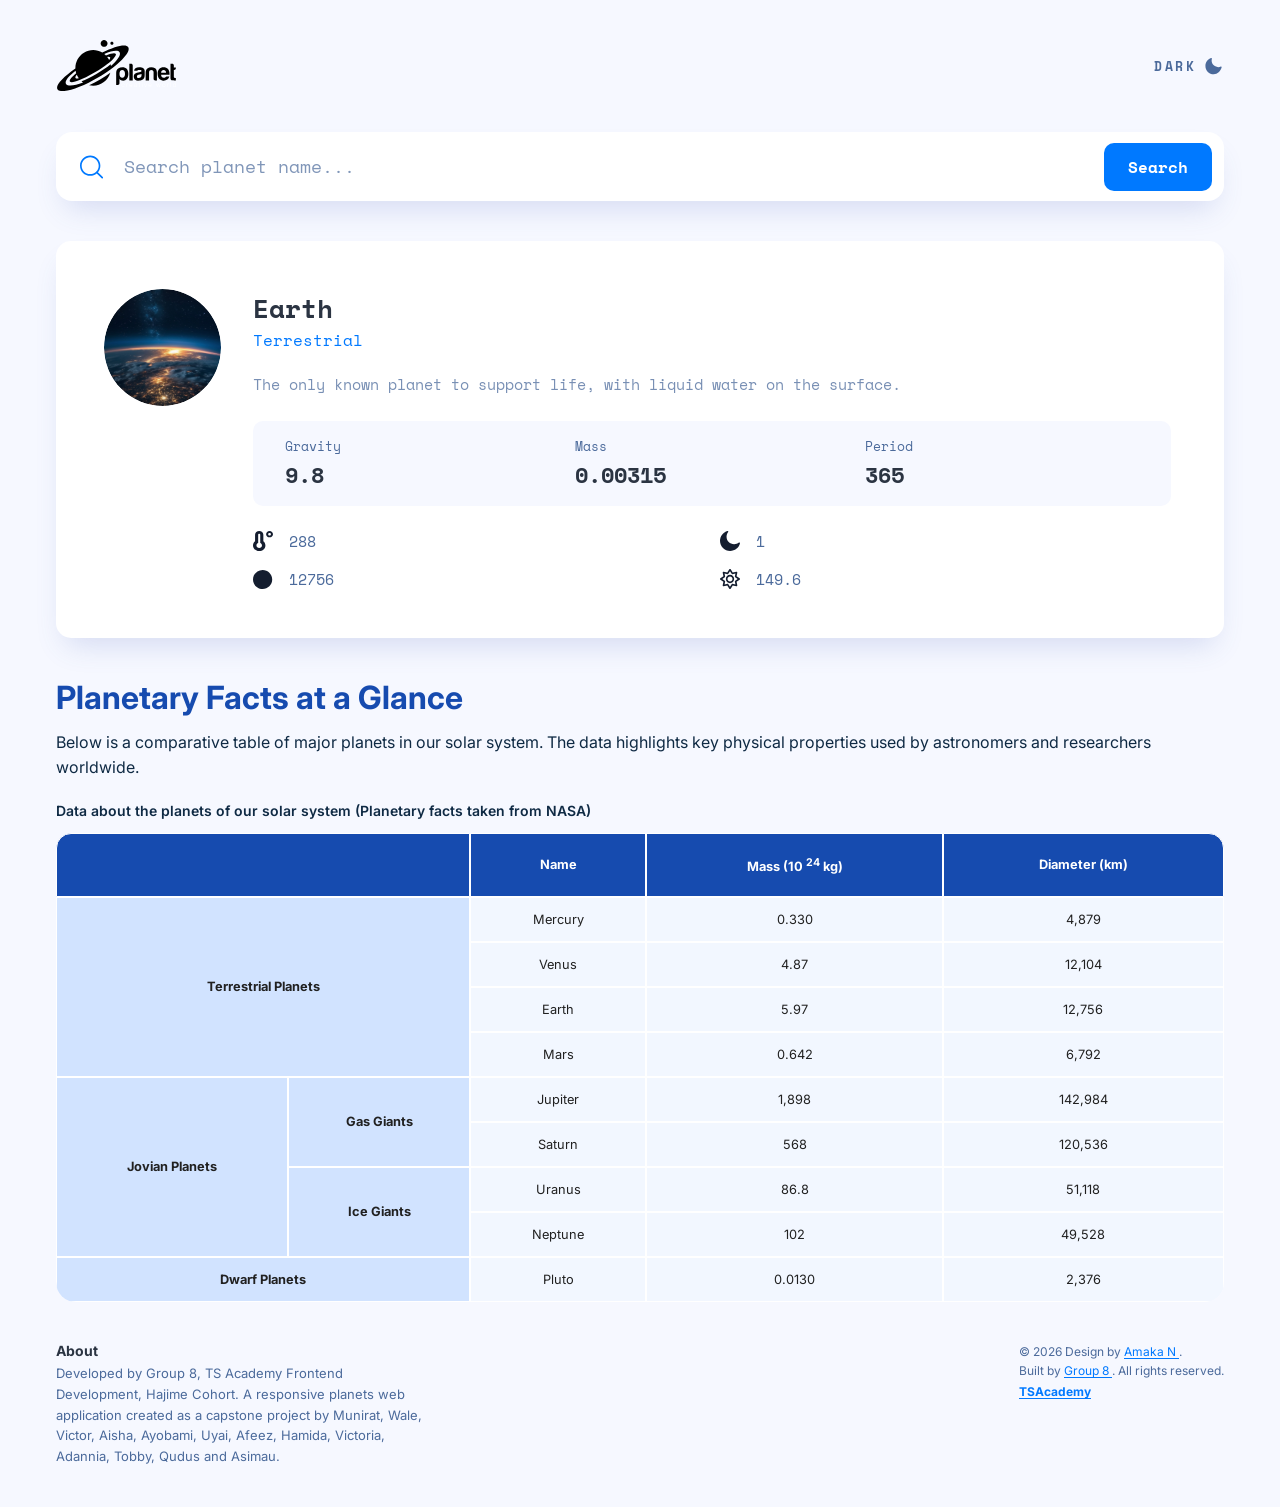
<file: index.html>
<!doctype html>
<html lang="en">
  <head>
    <meta charset="UTF-8" />
    <meta name="viewport" content="width=device-width, initial-scale=1.0" />
    <title>Group 8 Capstone - Planet Facts</title>

    <link rel="icon" type="image/svg+xml" href="images/logo_black.svg" />
    <link rel="preload" as="image" href="images/logo_black.svg" />
    <link rel="preload" as="image" href="images/logo_white.svg" />

    <link rel="preconnect" href="https://fonts.googleapis.com" />
    <link rel="preconnect" href="https://fonts.gstatic.com" crossorigin />
    <link
      href="https://fonts.googleapis.com/css2?family=Inter:wght@400;500;600;700&family=Space+Mono:wght@400;700&display=swap"
      rel="stylesheet"
    />

    <link rel="stylesheet" href="css/variables.css" />
    <link rel="stylesheet" href="css/header.css" />
    <link rel="stylesheet" href="css/search.css" />
    <link rel="stylesheet" href="css/card.css" />
    <link rel="stylesheet" href="css/table.css" />
    <link rel="stylesheet" href="css/footer.css" />
    <link rel="stylesheet" href="css/container.css" />
  </head>

  <body>
    <div class="container">
      <!-- HEADER (Victor, Aisha) -->
      <header class="page-layout">
        <nav class="navbar">
          <img src="images/logo_black.svg" alt="planet logo" />
          <button type="button" class="theme-btn">
            <span class="theme-btn-text">DARK</span>
            <svg aria-hidden="true" class="sun-icon" viewBox="0 0 24 24">
              <path
                fill="currentColor"
                d="M6.76 4.84l-1.8-1.79-1.41 1.41 1.79 1.79 1.42-1.41zM4 10.5H1v2h3v-2zm9-9.95h-2V3.5h2V.55zm7.45 3.91l-1.41-1.41-1.79 1.79 1.41 1.41 1.79-1.79zm-3.21 13.7l1.79 1.8 1.41-1.41-1.8-1.79-1.4 1.4zM20 10.5v2h3v-2h-3zm-8-5c-3.31 0-6 2.69-6 6s2.69 6 6 6 6-2.69 6-6-2.69-6-6-6zm-1 16.95h2V19.5h-2v2.95zm-7.45-3.91l1.41 1.41 1.79-1.8-1.41-1.41-1.79 1.8z"
              />
            </svg>
            <svg aria-hidden="true" class="moon-icon" viewBox="0 0 24 24">
              <path
                fill="currentColor"
                d="M12.3 22c5.523 0 10-4.477 10-10 0-4.394-2.834-8.127-6.78-9.458a.75.75 0 0 0-.937.892c.62 2.378.136 4.962-1.372 6.883-1.508 1.921-3.864 3.033-6.326 3.033-1.077 0-2.126-.217-3.111-.645a.75.75 0 0 0-.962.887C4.167 18.275 7.854 22 12.3 22z"
              />
            </svg>
          </button>
        </nav>
      </header>
      <!-- END HEADER -->
      <main>
        <!-- SEARCH (Ayobami) -->
        <form class="search" role="search">
          <div class="search-input">
            <img
              src="images/SearchIcon.svg"
              class="search-icon"
              alt=""
              aria-hidden="true"
            />
            <input
              class="search-field"
              type="search"
              name="planet"
              placeholder="Search planet name..."
              aria-label="Search planet name"
            />
            <span class="search-error" role="alert" hidden>No results </span>
          </div>

          <button class="search-button" type="submit">Search</button>
        </form>
        <!-- END SEARCH -->

        <!-- CARD (Uyai, Afeez) -->
        <section
          class="card"
          id="card"
          aria-label="Planet information"
          aria-live="polite"
        >
          <div class="card-content">
            <div class="card-image-container">
              <img
                class="card-image"
                id="card-image"
                src="images/ProfilePicture.svg"
                alt="Planet Earth"
              />
            </div>

            <div class="card-details">
              <h2 class="card-name" id="card-name">Earth</h2>

              <p class="card-type" id="card-type">Terrestrial</p>

              <p class="card-description" id="card-description">
                The only known planet to support life, with liquid water on the
                surface.
              </p>

              <div
                class="card-stats"
                role="group"
                aria-label="Planet statistics"
              >
                <div class="card-stat">
                  <span class="card-stat-label">Gravity</span>
                  <span class="card-stat-value" id="card-gravity">9.8</span>
                </div>

                <div class="card-stat">
                  <span class="card-stat-label">Mass</span>
                  <span class="card-stat-value" id="card-mass">0.00315</span>
                </div>

                <div class="card-stat">
                  <span class="card-stat-label">Period</span>
                  <span class="card-stat-value" id="card-period">365</span>
                </div>
              </div>

              <div
                class="card-icon-stats"
                role="group"
                aria-label="More planet facts"
              >
                <div class="card-icon-stat">
                  <img
                    src="images/TemperatureIcon.svg"
                    alt="Temperature"
                    class="card-icon"
                  />
                  <span class="card-icon-value" id="card-temperature">
                    288
                  </span>
                </div>

                <div class="card-icon-stat">
                  <img
                    src="images/Halfmoon.svg"
                    alt="Moons"
                    class="card-icon"
                  />
                  <span class="card-icon-value" id="card-moons"> 1 </span>
                </div>

                <div class="card-icon-stat">
                  <img
                    src="images/Diameter.svg"
                    alt="Diameter"
                    class="card-icon"
                  />
                  <span class="card-icon-value" id="card-diameter">
                    12756
                  </span>
                </div>

                <div class="card-icon-stat">
                  <img
                    src="images/CompanyIcon.svg"
                    alt="Distance from the sun"
                    class="card-icon"
                  />
                  <span class="card-icon-value" id="card-distance">
                    149.6
                  </span>
                </div>
              </div>
            </div>
          </div>
        </section>

        <p class="card-loading" id="card-loading" role="status" hidden>
          Loading...
        </p>

        <div class="card-empty" id="card-empty" hidden>
          <h2 class="card-empty-title">No results found!</h2>
          <p class="card-empty-text">
            We couldn't find any planets matching your search. Please
            double-check the name and try again.
          </p>
        </div>
        <!-- END CARD -->

        <!-- TABLE (Hamida, Victoria) -->
        <section class="table-section">
          <h1>Planetary Facts at a Glance</h1>
          <p>
            Below is a comparative table of major planets in our solar system.
            The data highlights key physical properties used by astronomers and
            researchers worldwide.
          </p>
          <div class="table-container">
            <table class="planet-table">
              <caption class="table-caption">
                <span class="first-part"
                  >Data about the planets of our solar system</span
                >
                <span class="second-part">
                  (Planetary facts taken from NASA)</span
                >
              </caption>

              <thead>
                <tr>
                  <th scope="col" class="first-head" colspan="2"></th>
                  <th scope="col">Name</th>
                  <th scope="col" class="mass">Mass (10 <sup>24</sup> kg)</th>
                  <th scope="col" class="last-head">Diameter (km)</th>
                </tr>
              </thead>

              <tbody>
                <tr>
                  <td class="category-cell" rowspan="4" colspan="2">
                    Terrestrial Planets
                  </td>
                  <td>Mercury</td>
                  <td class="mass">0.330</td>
                  <td>4,879</td>
                </tr>

                <tr>
                  <td>Venus</td>
                  <td class="mass">4.87</td>
                  <td>12,104</td>
                </tr>
                <tr>
                  <td>Earth</td>
                  <td class="mass">5.97</td>
                  <td>12,756</td>
                </tr>
                <tr>
                  <td>Mars</td>
                  <td class="mass">0.642</td>
                  <td>6,792</td>
                </tr>
                <tr>
                  <td class="category-cell" rowspan="4">Jovian Planets</td>
                  <td class="category-cell" rowspan="2">Gas Giants</td>
                  <td>Jupiter</td>
                  <td class="mass">1,898</td>
                  <td>142,984</td>
                </tr>
                <tr>
                  <td>Saturn</td>
                  <td class="mass">568</td>
                  <td>120,536</td>
                </tr>
                <tr>
                  <td class="category-cell" rowspan="2">Ice Giants</td>
                  <td>Uranus</td>
                  <td class="mass">86.8</td>
                  <td>51,118</td>
                </tr>
                <tr>
                  <td>Neptune</td>
                  <td class="mass">102</td>
                  <td>49,528</td>
                </tr>
                <tr>
                  <td class="category-cell" colspan="2">Dwarf Planets</td>
                  <td>Pluto</td>
                  <td class="mass">0.0130</td>
                  <td>2,376</td>
                </tr>
              </tbody>
            </table>
          </div>
        </section>
        <!-- END TABLE -->
      </main>

      <!-- FOOTER (Adannia, Teddy) -->
      <footer class="footer">
        <div class="footer-about">
          <h2 class="footer-about-title">About</h2>
          <p class="footer-about-text">
            Developed by Group 8, TS Academy Frontend Development, Hajime
            Cohort. A responsive planets web application created as a capstone
            project by Munirat, Wale, Victor, Aisha, Ayobami, Uyai, Afeez,
            Hamida, Victoria, Adannia, Tobby, Qudus and Asimau.
          </p>
        </div>

        <div class="footer-credits">
          <p class="footer-credits-text">
            &copy; 2026 Design by
            <a
              class="footer-link"
              href="https://amakandukwu.com"
              target="_blank"
              rel="noopener"
              >Amaka N </a
            >.
            <br />
            Built by
            <a
              class="footer-link"
              href="https://github.com/muni-standing/group-8-frontend-capstone-hajime-cohort"
              target="_blank"
              rel="noopener"
              >Group 8 </a
            >. All rights reserved.
          </p>
          <a
            class="footer-link footer-tsacademy"
            href="https://tsacademyonline.com/"
            target="_blank"
            rel="noopener"
            >TSAcademy</a
          >
        </div>
      </footer>
      <!-- END FOOTER -->
    </div>
    <script src="js/theme.js"></script>
    <script src="js/api.js"></script>
  </body>
</html>
</file>
<file: css/variables.css>
:root {
  /* Backgrounds */
  --color-bg: #f6f8ff;
  --color-surface: #ffffff;

  /* Buttons, links, planet type label */
  --color-accent: #0079ff;
  --color-accent-hover: #60abff;

  /* Section headings, e.g. "Planetary Facts at a Glance" */
  --color-heading: #164baf;

  /* Section subtitle paragraph (under the main heading) */
  --color-section-subtitle: #0f2a44;

  /* Small caption line, e.g. "Data about the planets..." */
  --color-caption: #0f2a44;

  /* Planet name, stat values (9.8, 365, etc.) */
  --color-text-primary: #2b3442;

  /* Stat labels (Gravity/Mass/Period), description, footer text, icon numbers */
  --color-text-secondary: #4b6a9b;

  /* Table body numbers (0.330, 4878) */
  --color-table-text: #212121;

  /* Table header row background + text */
  --color-table-header-bg: #164baf;
  --color-table-header-text: #ffffff;

  /* Table group-label cells (Terrestrial Planets, etc.) */
  --color-table-group-bg: #d1e3ff;

  /* Table data row background */
  --color-table-row-bg: #f2f7ff;

  /* Error / "No results" */
  --color-error: #f74646;
  --color-error-text: #697c9a;

  /* Fonts */
  --font-mono: "Space Mono", monospace;
  --font-main: "Inter", sans-serif;

  /* Shape */
  --radius-card: 15px;
  --radius-search-bar: 16px;
  --radius-button: 10px;
  --shadow-card: 0px 16px 30px -10px rgba(70, 96, 187, 0.2);

  /* Sizes */
  --size-profile-image: 117px;

  /* Page layout — shared by every section, don't duplicate this locally */
  --size-page-max-width: 1200px;
  --size-page-padding: 24px;

  /* Spacing scale — use instead of hardcoded px margins */
  --size-spacing-1: 8px;
  --size-spacing-2: 16px;
  --size-spacing-3: 24px;
  --size-spacing-4: 32px;
}

body.dark-mode {
  --color-bg: #141d2f;
  --color-surface: #1e2a47;
  --color-heading: #d1e3ff;
  --color-section-subtitle: #90a4d4;
  --color-caption: #d1e3ff;
  --color-text-primary: #d1e3ff;
  --color-text-secondary: #d1e3ff;
  --color-table-header-bg: var(--color-bg);
  --color-table-group-bg: #90a4d4;
}

/* =========================================
   SHARED BASE STYLES
   ========================================= */

/* Make sizing predictable across the app */
*,
*::before,
*::after {
  box-sizing: border-box;
}

/* Apply our shared design tokens to the page */
body {
  margin: 0;
  background: var(--color-bg);
  color: var(--color-text-primary);
  font-family: var(--font-main);
}

/* Keep images responsive */
img {
  max-width: 100%;
  height: auto;
  display: block;
}

/* Ensure hidden elements remain hidden */
[hidden] {
  display: none !important;
}
</file>
<file: css/header.css>
body {
  background-color: var(--color-bg);
}
.page-layout {
  width: 100%; 
  margin-inline: auto;
  box-sizing: border-box;
  max-width: var(--size-page-max-width);
}

.navbar {
  display: flex;
  justify-content: space-between;
  align-items: center;
  height: 52.08px;
  width: 100%;
}

.navbar img {
  width: 121px;
  height: 52.08px;
}

.theme-btn {
  background: none;
  border: none;
  cursor: pointer;
  color: var(--color-text-secondary);
  font-family: var(--font-mono);
  font-size: 13px;
  font-weight: 700;
  letter-spacing: 2.5px;
  line-height: 140%;
  display: flex;
  align-items: center;
  gap: 8px;
  padding: 0;  /* removes the browser's default button padding */
}

/* ========== Focus (matches the search bar ring) ========== */
.theme-btn:focus-visible {
  outline: 0;
  border-radius: 4px;
  box-shadow:
    0 0 0 3px var(--color-bg),
    0 0 0 5px var(--color-accent);
}

.sun-icon {
  width: 20px;
  height: 20px;
  fill: currentColor;
  display: none;
}

.moon-icon {
  width: 20px;
  height: 20px;
  fill: currentColor;
  transform: scaleX(-1); /* Flips direction */
}

/* Light mode shows the moon (switch to dark), dark mode shows the sun (switch to light) */
body.dark-mode .sun-icon {
  display: block;
}

body.dark-mode .moon-icon {
  display: none;
}

/* HEADER styles — Victor, Aisha
   Use the shared colours and fonts from variables.css. Example:
     background-color: var(--color-bg);
     color: var(--color-text-primary);
     font-family: var(--font-main);
   Do NOT hardcode hex codes here — if a colour's missing, ask Munirat.

   Reminder: the dark/light toggle itself (swapping body.dark-mode and
   swapping the logo image) is handled in js/theme.js by Aisha — this
   file is just the visual styling of the header and toggle button.
*/
</file>
<file: css/search.css>
/* SEARCH BAR styles — Ayobami
   Use the shared colours and fonts from variables.css. Example:
     background-color: var(--color-surface);
     border-radius: var(--radius-search-bar);
     color: var(--color-text-primary);
   Do NOT hardcode hex codes here — if a colour's missing, ask Munirat.

   Don't forget to style:
   - :hover on the Search button (--color-accent-hover)
   - :focus on the input and button (blue ring)
   - the "No results" state (--color-error, --color-error-text)
*/

/* ========== Light mode ========== */
.search {
  box-sizing: border-box;
  margin-inline: auto;
  display: flex;
  align-items: center;
  justify-content: space-between;
  gap: var(--size-spacing-3);
  width: 100%;
  max-width: var(--size-page-max-width);
  padding: 10.5px 12px 10.5px 24px;
  background: var(--color-surface);
  border-radius: var(--radius-search-bar);
  box-shadow: var(--shadow-card);
  overflow: hidden;
  font-family: var(--font-mono);
}

.search-input {
  display: flex;
  flex: 1;
  align-items: flex-end;
  gap: calc(var(--size-spacing-1) * 2.5);    /* 20px, matches Figma */               
  min-width: 0;
}

.search-icon {
  flex-shrink: 0;
  width: 24px;
  height: 24px;
}

.search-field {
  flex: 1;
  min-width: 0;
  padding: 0;
  background: none;
  border: 0;
  outline: 0;
  appearance: none;
  -webkit-appearance: none;
  font: 400 18px/1.4 var(--font-mono);
  color: var(--color-text-primary);
}

.search-field::placeholder {
  color: var(--color-text-secondary);
  opacity: 0.7;
}

/* removes the browser's built-in "x" on type="search" */
.search-field::-webkit-search-cancel-button,
.search-field::-webkit-search-decoration {
  -webkit-appearance: none;
  appearance: none;
}

.search-error {
  flex-shrink: 0;
  margin-right: var(--size-spacing-3);        
  font: 700 16px/1.5 var(--font-mono);
  color: var(--color-error);
  white-space: nowrap;
}

.search-error[hidden] {
  display: none;
}

.search-button {
  flex-shrink: 0;
  padding: 12px var(--size-spacing-3);
  background: var(--color-accent);
  border: 0;
  border-radius: var(--radius-button);
  font: 700 16px/1.5 var(--font-mono);
  color: var(--color-surface);
  cursor: pointer;
}

/* ========== Hover ========== */
.search-button:hover {
  background: var(--color-accent-hover);
}

/* ========== Focus ========== */
.search:focus-within {
  box-shadow:
    0 0 0 3px var(--color-bg),
    0 0 0 5px var(--color-accent),
    var(--shadow-card);
}

.search-button:focus-visible {
  outline: 0;
  box-shadow:
    0 0 0 3px var(--color-bg),
    0 0 0 5px var(--color-accent);
}

/* ========== Dark mode ========== */
body.dark-mode .search {
  background: var(--color-surface);
  box-shadow: none;
}

body.dark-mode .search-field {
  color: white;
}

body.dark-mode .search-field::placeholder {
  color: white;
  opacity: 0.7;
}

body.dark-mode .search-button {
  color: white;
}

body.dark-mode .search:focus-within {
  box-shadow:
    0 0 0 3px var(--color-bg),
    0 0 0 5px var(--color-accent),
    var(--shadow-card);
}

body.dark-mode .search-button:focus-visible {
  outline: 0;
  box-shadow:
    0 0 0 3px var(--color-surface),
    0 0 0 5px var(--color-accent);
}

/* ========== Mobile ========== */
@media (max-width: 600px) {
  .search {
    gap: var(--size-spacing-1);             
    padding: 10.5px 12px;
  }

  .search-input {
    align-items: center;
    gap: var(--size-spacing-1);               
  }

  .search-icon {
    width: 20px;
    height: 20px;
  }

  .search-field {
    font-size: 13px;
  }

  .search-error {
    margin-right: var(--size-spacing-1);        
    font-size: 13px;
  }

  .search-button {
    padding: 12px calc(var(--size-spacing-1) * 2.5);
  }
}
</file>
<file: css/card.css>
/* PLANET CARD styles — Uyai (HTML), Afeez (CSS)
   Use the shared colours and fonts from variables.css. Example:
     background-color: var(--color-surface);
     border-radius: var(--radius-card);
     box-shadow: var(--shadow-card);
     font-family: var(--font-mono); — Space Mono, used only inside the card

   Do NOT hardcode hex codes here — if a colour's missing, ask Munirat.

   Reminders:
   - Planet name + stat values use --color-text-primary
   - Stat labels (Gravity/Mass/Period) + description use --color-text-secondary
   - Planet type (e.g. "Terrestrial") uses --color-accent
   - Profile picture size: var(--size-profile-image) — 117px
*/
.card,
.card-loading,
.card-empty {
  box-sizing: border-box;
  width: 100%;
  max-width: var(--size-page-max-width);
  margin: 0 auto;
  background: var(--color-surface);
  border-radius: var(--radius-card);
  box-shadow: var(--shadow-card);
  font-family: var(--font-mono);
}

.card {
  padding: 48px 53px 48px 48px;
}

.card-content {
  display: flex;
  align-items: flex-start;
  gap: 32px;
}

.card-image-container {
  flex-shrink: 0;
}

.card-image {
  width: var(--size-profile-image);
  height: var(--size-profile-image);
  border-radius: 50%;
  object-fit: cover;
}

.card-details {
  flex: 1;
  min-width: 0;
}

.card-name {
  margin: 0;
  font-size: 26px;
  font-weight: 700;
  line-height: 1.5;
  color: var(--color-text-primary);
}

.card-type {
  margin: 0;
  font-size: 16px;
  color: var(--color-accent);
}

.card-description {
  margin: 20px 0 0;
  font-size: 15px;
  line-height: 1.67;
  color: var(--color-text-secondary);
  opacity: 0.75;
}

/* ===== Gravity / Mass / Period box ===== */
.card-stats {
  display: grid;
  grid-template-columns: repeat(3, 1fr);
  gap: var(--size-spacing-2);
  margin-top: 24px;
  padding: 15px 32px;
  background: var(--color-bg);
  border-radius: var(--radius-button);
}

.card-stat {
  display: flex;
  flex-direction: column;
  gap: 2px;
  min-width: 0;
}

.card-stat-label {
  font-size: 13px;
  color: var(--color-text-secondary);
}

.card-stat-value {
  font-size: 22px;
  font-weight: 700;
  color: var(--color-text-primary);
}

/* ===== Icon facts ===== */
.card-icon-stats {
  display: grid;
  grid-template-columns: repeat(2, 1fr);
  gap: 16px;
  margin-top: 24px;
}

.card-icon-stat {
  display: flex;
  align-items: center;
  gap: 16px;
  min-width: 0;
}

.card-icon {
  flex-shrink: 0;
  width: 20px;
  height: 20px;
  object-fit: contain;
}

.card-icon-value {
  font-size: 15px;
  color: var(--color-text-secondary);
  overflow-wrap: anywhere;
}

/* ===== Loading + No results ===== */
.card-loading {
  padding: 48px;
  text-align: center;
  font-size: 15px;
  color: var(--color-text-secondary);
}

.card-empty {
  padding: 32px 24px;
  text-align: center;
}

.card-empty-title {
  margin: 0 0 12px;
  font-size: 18px;
  font-weight: 700;
  color: var(--color-text-primary);
}

.card-empty-text {
  max-width: 45ch;
  margin: 0 auto;
  font-size: 13px;
  line-height: 1.6;
  color: var(--color-error-text);
}

/* ===== Dark mode ===== */
body.dark-mode .card,
body.dark-mode .card-loading,
body.dark-mode .card-empty {
  box-shadow: none;
}

/* dark navy icons -> white on the dark card */
body.dark-mode .card-icon {
  filter: brightness(0) invert(1);
}

/* ===== Mobile: picture beside name, stats stacked ===== */
@media (max-width: 600px) {
  .card {
    padding: 32px 24px;
  }

  .card-content {
    display: grid;
    grid-template-columns: 70px 1fr;
    align-items: center;
    gap: 0 20px; /* no row gap: margins do the spacing */
  }

  /* puts name, type and stats straight in the grid */
  .card-details {
    display: contents;
  }

  .card-image-container {
    grid-row: 1 / 3;
  }

  .card-image {
    width: 70px;
    height: 70px;
  }

  .card-name {
    grid-column: 2;
    align-self: end;
    font-size: 16px;
  }

  .card-type {
    grid-column: 2;
    align-self: start;
    margin: 0;
    font-size: 13px;
  }

  .card-description,
  .card-stats,
  .card-icon-stats {
    grid-column: 1 / -1;
  }

  .card-description {
    margin-top: 24px;
    font-size: 13px;
  }

  .card-stats {
    grid-template-columns: 1fr;
    gap: 12px;
    margin-top: 24px;
    padding: 16px 24px;
  }

  .card-stat-label {
    font-size: 11px;
  }

  .card-stat-value {
    font-size: 16px;
  }

  .card-icon-stats {
    grid-template-columns: 1fr;
    gap: 16px;
    margin-top: 24px;
  }

  .card-icon-value {
    font-size: 13px;
  }
}
</file>
<file: css/table.css>
/* FACTS TABLE styles — Hamida (HTML), Victoria (phone layout), Munirat (CSS + reviews)
   Use the shared colours and fonts from variables.css. Example:
     background-color: var(--color-table-header-bg);
     color: var(--color-table-header-text);
   Do NOT hardcode hex codes here — if a colour's missing, ask Munirat.


   Reminders:
   - Header row (Name/Mass/Diameter): --color-table-header-bg + --color-table-header-text
   - Group-label cells (Terrestrial Planets, etc.): --color-table-group-bg
   - Data row background: --color-table-row-bg
     (dark-mode versions of both aren't confirmed yet — check Figma)
   - Body numbers use --color-table-text (stays the same in both themes)
   - On phone width: show only Name and Diameter columns, hide Mass
   - Dwarf Planets is a single row (Pluto) — no rowspan needed there
   - Wrap <table> in a .table-wrapper div for the rounded corners to work
     (border-radius doesn't apply cleanly on a table with border-collapse)
*/


/* Theme colours */

/* Table colours — connected to the shared design system */
.table-section {
    --page-bg: var(--color-bg);
    --heading-color: var(--color-heading);

    --header-bg: var(--color-table-header-bg);
    --header-text: var(--color-table-header-text);

    --category-bg: var(--color-table-group-bg);
    --category-text: var(--color-table-text);

    --data-bg: var(--color-table-row-bg);
    --data-text: var(--color-table-text);

    --border-color: var(--color-table-header-text);
}




/* Page appearance
 */

/* Table section layout */
body .table-section {
    background-color: var(--page-bg);
    color: var(--heading-color);
    font-family: var(--font-main);

    width: 100%;
    max-width: var(--size-page-max-width);
}


/* Table section heading */
.table-section > h1 {
    color: var(--color-heading);
    font-size: clamp(1.5rem, 5vw, 2rem);
    font-weight: 700;
    line-height: 1.25;
    margin: 0 0 12px;
}

/* Table section description */
.table-section > p {
    color: var(--color-section-subtitle);
    font-size: 1rem;
    line-height: 1.55;
    margin: 0 0 20px;
}



/* Planet facts table */
.planet-table {
    /* max-width: 500px; */
    width: 100%;
    border-collapse: separate;
    border-spacing: 0;
    border: none;
    border-bottom-right-radius: 20px;
    border-bottom-left-radius: 20px;
    overflow: hidden;
    margin-left: auto;
    margin-right: auto;
    max-width: 100%;
    font-size: 0.8rem;
}
.first-head {
    border-top-left-radius: 15px;
}
.last-head {
    border-top-right-radius: 15px;
}

/* Table headings */
.planet-table th {
    background-color: var(--header-bg);
    color: var(--header-text);
    padding: 22px 20px;
    text-align: center;
    border: 1px solid var(--border-color);
     
}


/* Planet data cells */
.planet-table td {
    background-color: var(--data-bg);
    color: var(--data-text);
    padding: 14px 14px;
    text-align: center;
    border: 1px solid var(--border-color);
}


/* Grouped planet categories */

.planet-table .category-cell {
    background-color: var(--category-bg);
    color: var(--category-text);
    font-weight: 700;
    padding: 12px 8px;
    text-align: center;
    vertical-align: middle;
}




.table-caption {
    caption-side: top;
    text-align: left;
    color: var(--color-caption);
    font-size: 0.875rem;
    font-weight: 600;
    line-height: 1.5;
    margin-bottom: 12px;
}





.table-container {
    border-radius: 15px;
}

/* TABLET BREAKPOINT */
/* Applies to screens 1024px wide OR SMALLER (Tablets and Mobile) */
@media screen and (max-width: 1024px) {
    .planet-table {
        width: 100%;
        overflow-x: auto;
        max-width: 1024px;
    }

    /* NEW: rounded bottom corners on tablet and mobile */
    .planet-table tbody tr:last-child td:first-child {
        border-bottom-left-radius: 20px;
    }

    .planet-table tbody tr:last-child td:last-child {
        border-bottom-right-radius: 20px;
    }
}


/* MOBILE BREAKPOINT */
/* Applies to screens 767px wide OR SMALLER (Phones only) */
@media screen and (max-width: 767px) {
    .planet-table {
        width: 100%;
        overflow-x: auto;
        max-width: 100%;
    }

    .planet-table th,
    .planet-table td {
        padding: 8px;
        font-size: 12px;
    }

    .planet-table .mass {
        display: none;
    }

    .second-part {
        display: none;
    }

    /* NEW: smaller corners on phones, 10.44px from Figma */
    .planet-table tbody tr:last-child td:first-child {
        border-bottom-left-radius: 10.44px;
    }

    .planet-table tbody tr:last-child td:last-child {
        border-bottom-right-radius: 10.44px;
    }
}


@media screen and (max-width: 600px) {
    .planet-table th,
    .planet-table td {
        padding: 10px 6px;
        font-size: 12px;
    }
}
</file>
<file: css/footer.css>
/* FOOTER styles — Adannia (HTML), Teddy (CSS)
   Use the shared colours and fonts from variables.css. Example:
     color: var(--color-text-secondary);
     font-family: var(--font-main);
   Do NOT hardcode hex codes here — if a colour's missing, ask Munirat.

   Required links, per the brief:
   - "About" section with everyone's first names
   - Amaka N → her site
   - GroupName → our repository
   - TSAcademy → https://tsacademyonline.com/
*/ /* FOOTER styles — Adannia (HTML), Tobby (CSS). Colours and fonts come from variables.css. */

/* FOOTER styles — Adannia (HTML), Tobby (CSS). Colours and fonts come from variables.css. */

.footer {
  box-sizing: border-box;
  display: grid;
  grid-template-columns: 1fr auto;
  align-items: start;
  gap: var(--size-spacing-3);
  width: 100%;
  max-width: var(--size-page-max-width);
  margin: 0 auto;
  padding: 0;
  font-family: var(--font-main);
}

.footer-about-title {
  margin: 0 0 4px;
  font-size: 14px;
  font-weight: 700;
  color: var(--color-text-primary);
}

.footer-about-text {
  margin: 0;
  max-width: 46ch;
  font-size: 13px;
  line-height: 1.6;
  color: var(--color-text-secondary);
}

.footer-credits {
  display: flex;
  flex-direction: column;
  align-items: flex-start;
  gap: 4px;
  text-align: left;
}

.footer-credits-text {
  margin: 0;
  max-width: 38ch;
  font-size: 12px;
  line-height: 1.6;
  color: var(--color-text-secondary);
}

.footer-link {
  color: var(--color-accent);
  text-decoration: underline;
  text-underline-offset: 2px;
}

.footer-link:hover {
  color: var(--color-accent-hover);
}

.footer-link:focus-visible {
  outline: 2px solid var(--color-accent);
  outline-offset: 2px;
  border-radius: 2px;
}

.footer-tsacademy {
  font-size: 12px;
  font-weight: 700;
}

/* ========== Mobile ========== */
@media (max-width: 600px) {
  .footer {
    grid-template-columns: 1fr; 
    gap: var(--size-spacing-2);
  }

  .footer-credits {
    align-items: flex-start;
    text-align: left;
  }
}
</file>
<file: css/container.css>
.container {
  max-width: var(--size-page-max-width);
  margin: 0 auto;
  padding: 40px 16px;

  display: flex;
  flex-direction: column;
  gap: 40px;
}

@media (max-width: 600px) {
  .container {
    gap: var(--size-spacing-4); /* 32px, matches Figma */
    padding-block: var(--size-spacing-4);
  }
}

main {
  display: flex;
  flex-direction: column;
  gap: 40px;
}

@media (max-width: 600px) {
  main {
    gap: 32px;
  }
}
</file>
